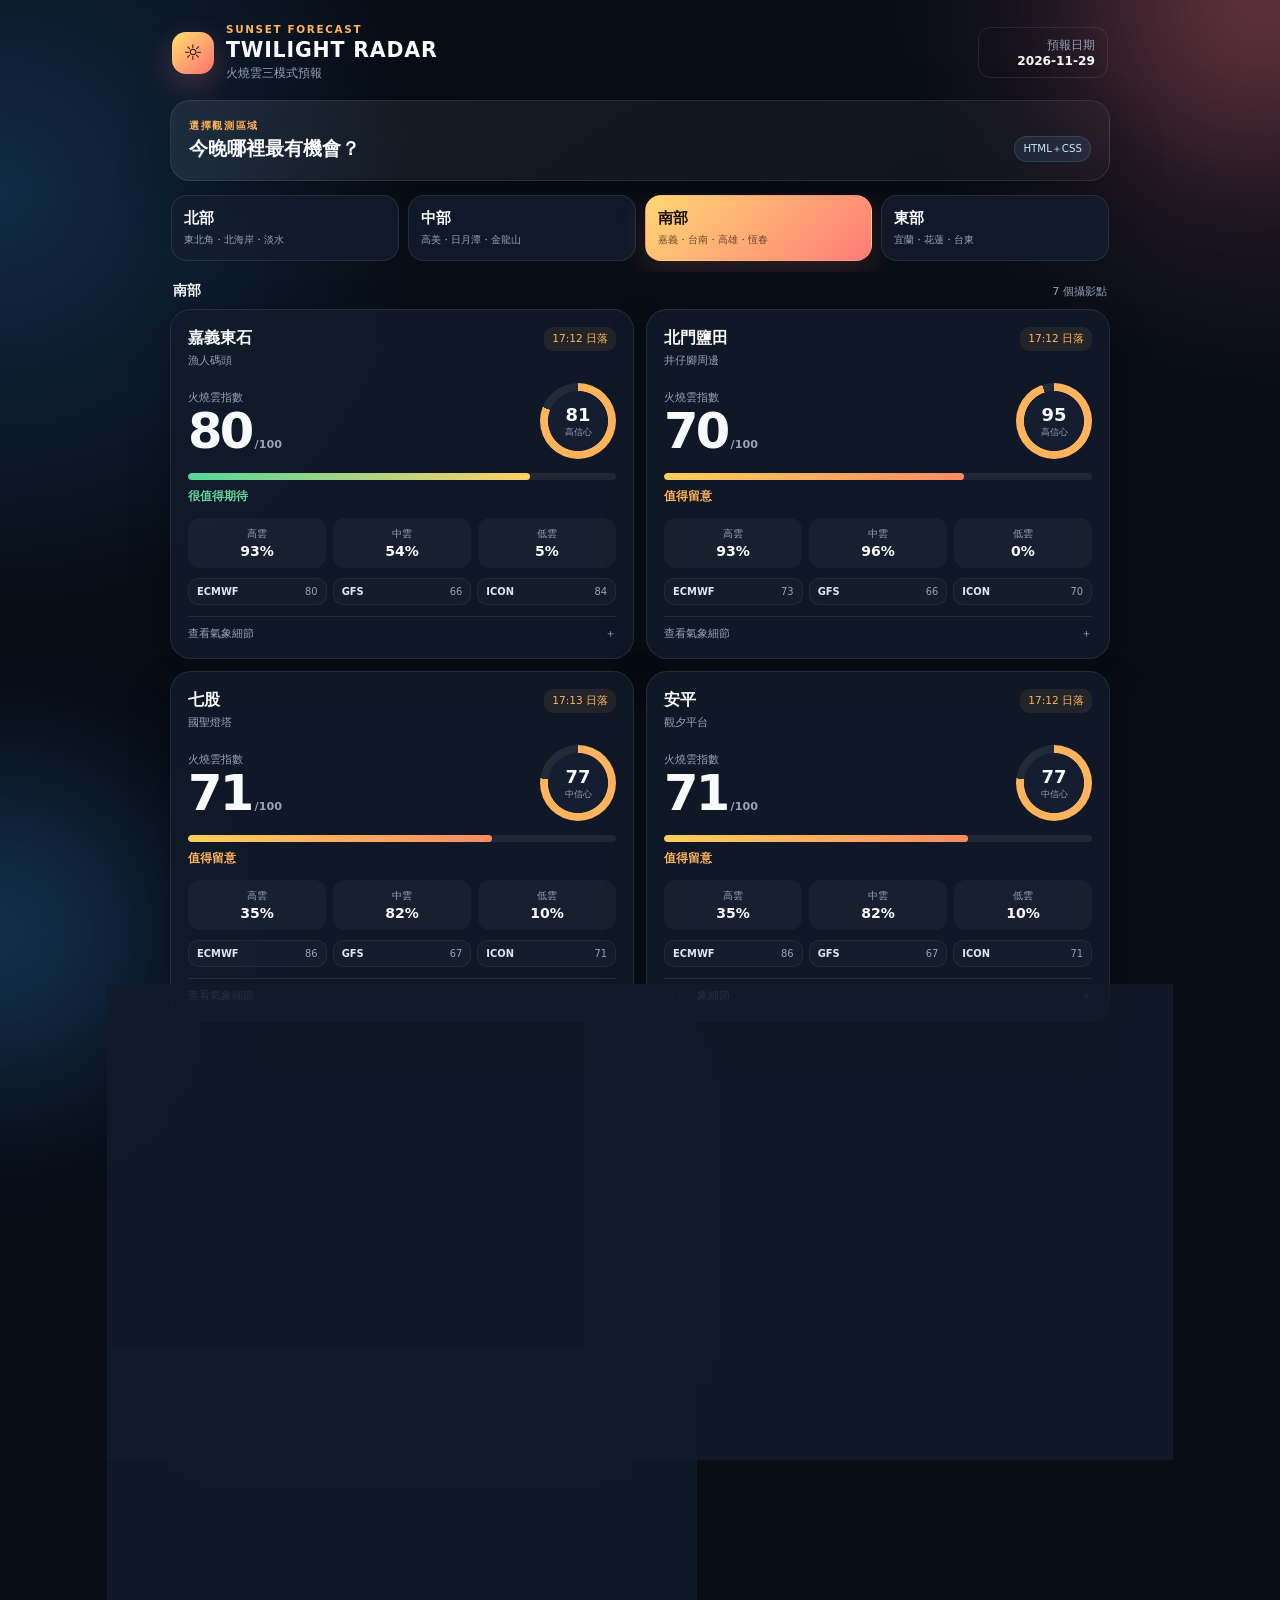
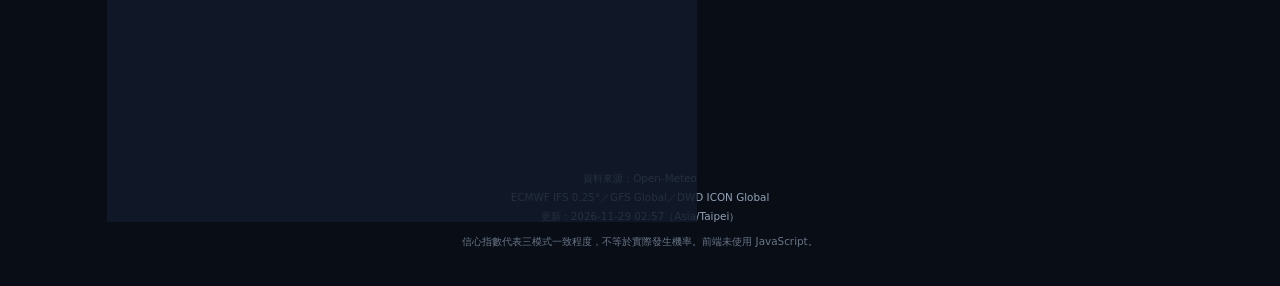
<file: index.html>
<!doctype html>
<html lang="zh-Hant">
<head>
  <meta charset="utf-8">
  <meta name="viewport" content="width=device-width, initial-scale=1, viewport-fit=cover">
  <meta http-equiv="refresh" content="3600">
  <meta name="theme-color" content="#0a101b">
  <title>TWILIGHT RADAR｜2026-11-29</title>
  <link rel="stylesheet" href="style.css">
</head>
<body>
  <div class="ambient ambient-one"></div>
  <div class="ambient ambient-two"></div>

  <main class="app">
    <header class="app-header">
      <div class="brand-mark" aria-hidden="true">☼</div>
      <div>
        <p class="eyebrow">SUNSET FORECAST</p>
        <h1>TWILIGHT RADAR</h1>
        <p class="subtitle">火燒雲三模式預報</p>
      </div>
      <div class="date-chip">
        <span>預報日期</span>
        <strong>2026-11-29</strong>
      </div>
    </header>

    <section class="intro-card">
      <div>
        <p class="intro-label">選擇觀測區域</p>
        <h2>今晚哪裡最有機會？</h2>
      </div>
      <span class="no-js">HTML＋CSS</span>
    </section>

    <section class="region-selector">
      <input class="region-radio" type="radio" name="region" id="region-north"><input class="region-radio" type="radio" name="region" id="region-central"><input class="region-radio" type="radio" name="region" id="region-south" checked><input class="region-radio" type="radio" name="region" id="region-east"><nav class="region-tabs" aria-label="選擇區域"><label for="region-north" class="region-tab region-tab-north"><strong>北部</strong><span>東北角・北海岸・淡水</span></label><label for="region-central" class="region-tab region-tab-central"><strong>中部</strong><span>高美・日月潭・金龍山</span></label><label for="region-south" class="region-tab region-tab-south"><strong>南部</strong><span>嘉義・台南・高雄・恆春</span></label><label for="region-east" class="region-tab region-tab-east"><strong>東部</strong><span>宜蘭・花蓮・台東</span></label></nav>
    </section>

    <section class="region-panel panel-north" aria-labelledby="region-north"><div class="panel-heading"><span>北部</span><p>3 個攝影點</p></div><div class="spot-list">
    <article class="spot-card">
      <div class="spot-head">
        <div>
          <h3>東北角</h3>
          <p>三貂角／鼻頭角</p>
        </div>
        <time>17:02 日落</time>
      </div>

      <div class="score-block">
        <div>
          <span class="score-label">火燒雲指數</span>
          <div class="score-value">63<small>/100</small></div>
        </div>
        <div class="confidence-badge" style="--confidence:84">
          <strong>84</strong>
          <span>高信心</span>
        </div>
      </div>

      <div class="score-track"><i class="fair" style="width:63%"></i></div>
      <p class="verdict fair">仍有機會</p>

      <div class="cloud-grid">
        <div><span>高雲</span><strong>78%</strong></div>
        <div><span>中雲</span><strong>0%</strong></div>
        <div><span>低雲</span><strong>61%</strong></div>
      </div>

      <div class="model-pills"><span class="model-pill"><b>ECMWF</b>48</span><span class="model-pill"><b>GFS</b>63</span><span class="model-pill"><b>ICON</b>74</span></div>

      <details>
        <summary>查看氣象細節</summary>
        <dl>
          <div><dt>降水</dt><dd>0.0 mm</dd></div>
          <div><dt>濕度</dt><dd>67%</dd></div>
          <div><dt>風速</dt><dd>17.0 km/h</dd></div>
        </dl>
      </details>
    </article>
    
    <article class="spot-card">
      <div class="spot-head">
        <div>
          <h3>北海岸</h3>
          <p>老梅／石門</p>
        </div>
        <time>17:03 日落</time>
      </div>

      <div class="score-block">
        <div>
          <span class="score-label">火燒雲指數</span>
          <div class="score-value">62<small>/100</small></div>
        </div>
        <div class="confidence-badge" style="--confidence:83">
          <strong>83</strong>
          <span>高信心</span>
        </div>
      </div>

      <div class="score-track"><i class="fair" style="width:62%"></i></div>
      <p class="verdict fair">仍有機會</p>

      <div class="cloud-grid">
        <div><span>高雲</span><strong>42%</strong></div>
        <div><span>中雲</span><strong>0%</strong></div>
        <div><span>低雲</span><strong>41%</strong></div>
      </div>

      <div class="model-pills"><span class="model-pill"><b>ECMWF</b>67</span><span class="model-pill"><b>GFS</b>62</span><span class="model-pill"><b>ICON</b>55</span></div>

      <details>
        <summary>查看氣象細節</summary>
        <dl>
          <div><dt>降水</dt><dd>0.0 mm</dd></div>
          <div><dt>濕度</dt><dd>64%</dd></div>
          <div><dt>風速</dt><dd>22.8 km/h</dd></div>
        </dl>
      </details>
    </article>
    
    <article class="spot-card">
      <div class="spot-head">
        <div>
          <h3>淡水</h3>
          <p>漁人碼頭／沙崙</p>
        </div>
        <time>17:04 日落</time>
      </div>

      <div class="score-block">
        <div>
          <span class="score-label">火燒雲指數</span>
          <div class="score-value">67<small>/100</small></div>
        </div>
        <div class="confidence-badge" style="--confidence:80">
          <strong>80</strong>
          <span>高信心</span>
        </div>
      </div>

      <div class="score-track"><i class="good" style="width:67%"></i></div>
      <p class="verdict good">值得留意</p>

      <div class="cloud-grid">
        <div><span>高雲</span><strong>28%</strong></div>
        <div><span>中雲</span><strong>0%</strong></div>
        <div><span>低雲</span><strong>2%</strong></div>
      </div>

      <div class="model-pills"><span class="model-pill"><b>ECMWF</b>67</span><span class="model-pill"><b>GFS</b>82</span><span class="model-pill"><b>ICON</b>61</span></div>

      <details>
        <summary>查看氣象細節</summary>
        <dl>
          <div><dt>降水</dt><dd>0.0 mm</dd></div>
          <div><dt>濕度</dt><dd>59%</dd></div>
          <div><dt>風速</dt><dd>21.6 km/h</dd></div>
        </dl>
      </details>
    </article>
    </div></section><section class="region-panel panel-central" aria-labelledby="region-central"><div class="panel-heading"><span>中部</span><p>3 個攝影點</p></div><div class="spot-list">
    <article class="spot-card">
      <div class="spot-head">
        <div>
          <h3>高美濕地</h3>
          <p>清水海線</p>
        </div>
        <time>17:09 日落</time>
      </div>

      <div class="score-block">
        <div>
          <span class="score-label">火燒雲指數</span>
          <div class="score-value">78<small>/100</small></div>
        </div>
        <div class="confidence-badge" style="--confidence:80">
          <strong>80</strong>
          <span>高信心</span>
        </div>
      </div>

      <div class="score-track"><i class="good" style="width:78%"></i></div>
      <p class="verdict good">值得留意</p>

      <div class="cloud-grid">
        <div><span>高雲</span><strong>98%</strong></div>
        <div><span>中雲</span><strong>23%</strong></div>
        <div><span>低雲</span><strong>0%</strong></div>
      </div>

      <div class="model-pills"><span class="model-pill"><b>ECMWF</b>78</span><span class="model-pill"><b>GFS</b>77</span><span class="model-pill"><b>ICON</b>79</span></div>

      <details>
        <summary>查看氣象細節</summary>
        <dl>
          <div><dt>降水</dt><dd>0.0 mm</dd></div>
          <div><dt>濕度</dt><dd>68%</dd></div>
          <div><dt>風速</dt><dd>6.4 km/h</dd></div>
        </dl>
      </details>
    </article>
    
    <article class="spot-card">
      <div class="spot-head">
        <div>
          <h3>日月潭</h3>
          <p>朝霧／出水口</p>
        </div>
        <time>17:08 日落</time>
      </div>

      <div class="score-block">
        <div>
          <span class="score-label">火燒雲指數</span>
          <div class="score-value">70<small>/100</small></div>
        </div>
        <div class="confidence-badge" style="--confidence:71">
          <strong>71</strong>
          <span>中信心</span>
        </div>
      </div>

      <div class="score-track"><i class="good" style="width:70%"></i></div>
      <p class="verdict good">值得留意</p>

      <div class="cloud-grid">
        <div><span>高雲</span><strong>84%</strong></div>
        <div><span>中雲</span><strong>91%</strong></div>
        <div><span>低雲</span><strong>17%</strong></div>
      </div>

      <div class="model-pills"><span class="model-pill"><b>ECMWF</b>70</span><span class="model-pill"><b>GFS</b>87</span><span class="model-pill"><b>ICON</b>60</span></div>

      <details>
        <summary>查看氣象細節</summary>
        <dl>
          <div><dt>降水</dt><dd>0.0 mm</dd></div>
          <div><dt>濕度</dt><dd>75%</dd></div>
          <div><dt>風速</dt><dd>0.6 km/h</dd></div>
        </dl>
      </details>
    </article>
    
    <article class="spot-card">
      <div class="spot-head">
        <div>
          <h3>魚池金龍山</h3>
          <p>日出與雲海視角</p>
        </div>
        <time>17:08 日落</time>
      </div>

      <div class="score-block">
        <div>
          <span class="score-label">火燒雲指數</span>
          <div class="score-value">81<small>/100</small></div>
        </div>
        <div class="confidence-badge" style="--confidence:72">
          <strong>72</strong>
          <span>中信心</span>
        </div>
      </div>

      <div class="score-track"><i class="excellent" style="width:81%"></i></div>
      <p class="verdict excellent">很值得期待</p>

      <div class="cloud-grid">
        <div><span>高雲</span><strong>84%</strong></div>
        <div><span>中雲</span><strong>76%</strong></div>
        <div><span>低雲</span><strong>0%</strong></div>
      </div>

      <div class="model-pills"><span class="model-pill"><b>ECMWF</b>86</span><span class="model-pill"><b>GFS</b>81</span><span class="model-pill"><b>ICON</b>60</span></div>

      <details>
        <summary>查看氣象細節</summary>
        <dl>
          <div><dt>降水</dt><dd>0.0 mm</dd></div>
          <div><dt>濕度</dt><dd>66%</dd></div>
          <div><dt>風速</dt><dd>3.5 km/h</dd></div>
        </dl>
      </details>
    </article>
    </div></section><section class="region-panel panel-south" aria-labelledby="region-south"><div class="panel-heading"><span>南部</span><p>7 個攝影點</p></div><div class="spot-list">
    <article class="spot-card">
      <div class="spot-head">
        <div>
          <h3>嘉義東石</h3>
          <p>漁人碼頭</p>
        </div>
        <time>17:12 日落</time>
      </div>

      <div class="score-block">
        <div>
          <span class="score-label">火燒雲指數</span>
          <div class="score-value">80<small>/100</small></div>
        </div>
        <div class="confidence-badge" style="--confidence:81">
          <strong>81</strong>
          <span>高信心</span>
        </div>
      </div>

      <div class="score-track"><i class="excellent" style="width:80%"></i></div>
      <p class="verdict excellent">很值得期待</p>

      <div class="cloud-grid">
        <div><span>高雲</span><strong>93%</strong></div>
        <div><span>中雲</span><strong>54%</strong></div>
        <div><span>低雲</span><strong>5%</strong></div>
      </div>

      <div class="model-pills"><span class="model-pill"><b>ECMWF</b>80</span><span class="model-pill"><b>GFS</b>66</span><span class="model-pill"><b>ICON</b>84</span></div>

      <details>
        <summary>查看氣象細節</summary>
        <dl>
          <div><dt>降水</dt><dd>0.0 mm</dd></div>
          <div><dt>濕度</dt><dd>56%</dd></div>
          <div><dt>風速</dt><dd>4.0 km/h</dd></div>
        </dl>
      </details>
    </article>
    
    <article class="spot-card">
      <div class="spot-head">
        <div>
          <h3>北門鹽田</h3>
          <p>井仔腳周邊</p>
        </div>
        <time>17:12 日落</time>
      </div>

      <div class="score-block">
        <div>
          <span class="score-label">火燒雲指數</span>
          <div class="score-value">70<small>/100</small></div>
        </div>
        <div class="confidence-badge" style="--confidence:95">
          <strong>95</strong>
          <span>高信心</span>
        </div>
      </div>

      <div class="score-track"><i class="good" style="width:70%"></i></div>
      <p class="verdict good">值得留意</p>

      <div class="cloud-grid">
        <div><span>高雲</span><strong>93%</strong></div>
        <div><span>中雲</span><strong>96%</strong></div>
        <div><span>低雲</span><strong>0%</strong></div>
      </div>

      <div class="model-pills"><span class="model-pill"><b>ECMWF</b>73</span><span class="model-pill"><b>GFS</b>66</span><span class="model-pill"><b>ICON</b>70</span></div>

      <details>
        <summary>查看氣象細節</summary>
        <dl>
          <div><dt>降水</dt><dd>0.0 mm</dd></div>
          <div><dt>濕度</dt><dd>61%</dd></div>
          <div><dt>風速</dt><dd>6.6 km/h</dd></div>
        </dl>
      </details>
    </article>
    
    <article class="spot-card">
      <div class="spot-head">
        <div>
          <h3>七股</h3>
          <p>國聖燈塔</p>
        </div>
        <time>17:13 日落</time>
      </div>

      <div class="score-block">
        <div>
          <span class="score-label">火燒雲指數</span>
          <div class="score-value">71<small>/100</small></div>
        </div>
        <div class="confidence-badge" style="--confidence:77">
          <strong>77</strong>
          <span>中信心</span>
        </div>
      </div>

      <div class="score-track"><i class="good" style="width:71%"></i></div>
      <p class="verdict good">值得留意</p>

      <div class="cloud-grid">
        <div><span>高雲</span><strong>35%</strong></div>
        <div><span>中雲</span><strong>82%</strong></div>
        <div><span>低雲</span><strong>10%</strong></div>
      </div>

      <div class="model-pills"><span class="model-pill"><b>ECMWF</b>86</span><span class="model-pill"><b>GFS</b>67</span><span class="model-pill"><b>ICON</b>71</span></div>

      <details>
        <summary>查看氣象細節</summary>
        <dl>
          <div><dt>降水</dt><dd>0.0 mm</dd></div>
          <div><dt>濕度</dt><dd>61%</dd></div>
          <div><dt>風速</dt><dd>6.8 km/h</dd></div>
        </dl>
      </details>
    </article>
    
    <article class="spot-card">
      <div class="spot-head">
        <div>
          <h3>安平</h3>
          <p>觀夕平台</p>
        </div>
        <time>17:12 日落</time>
      </div>

      <div class="score-block">
        <div>
          <span class="score-label">火燒雲指數</span>
          <div class="score-value">71<small>/100</small></div>
        </div>
        <div class="confidence-badge" style="--confidence:77">
          <strong>77</strong>
          <span>中信心</span>
        </div>
      </div>

      <div class="score-track"><i class="good" style="width:71%"></i></div>
      <p class="verdict good">值得留意</p>

      <div class="cloud-grid">
        <div><span>高雲</span><strong>35%</strong></div>
        <div><span>中雲</span><strong>82%</strong></div>
        <div><span>低雲</span><strong>10%</strong></div>
      </div>

      <div class="model-pills"><span class="model-pill"><b>ECMWF</b>86</span><span class="model-pill"><b>GFS</b>67</span><span class="model-pill"><b>ICON</b>71</span></div>

      <details>
        <summary>查看氣象細節</summary>
        <dl>
          <div><dt>降水</dt><dd>0.0 mm</dd></div>
          <div><dt>濕度</dt><dd>61%</dd></div>
          <div><dt>風速</dt><dd>6.8 km/h</dd></div>
        </dl>
      </details>
    </article>
    
    <article class="spot-card">
      <div class="spot-head">
        <div>
          <h3>左鎮二寮</h3>
          <p>低海拔雲海視角</p>
        </div>
        <time>17:12 日落</time>
      </div>

      <div class="score-block">
        <div>
          <span class="score-label">火燒雲指數</span>
          <div class="score-value">68<small>/100</small></div>
        </div>
        <div class="confidence-badge" style="--confidence:70">
          <strong>70</strong>
          <span>中信心</span>
        </div>
      </div>

      <div class="score-track"><i class="good" style="width:68%"></i></div>
      <p class="verdict good">值得留意</p>

      <div class="cloud-grid">
        <div><span>高雲</span><strong>100%</strong></div>
        <div><span>中雲</span><strong>97%</strong></div>
        <div><span>低雲</span><strong>0%</strong></div>
      </div>

      <div class="model-pills"><span class="model-pill"><b>ECMWF</b>85</span><span class="model-pill"><b>GFS</b>68</span><span class="model-pill"><b>ICON</b>66</span></div>

      <details>
        <summary>查看氣象細節</summary>
        <dl>
          <div><dt>降水</dt><dd>0.0 mm</dd></div>
          <div><dt>濕度</dt><dd>62%</dd></div>
          <div><dt>風速</dt><dd>11.9 km/h</dd></div>
        </dl>
      </details>
    </article>
    
    <article class="spot-card">
      <div class="spot-head">
        <div>
          <h3>西子灣</h3>
          <p>柴山海岸</p>
        </div>
        <time>17:13 日落</time>
      </div>

      <div class="score-block">
        <div>
          <span class="score-label">火燒雲指數</span>
          <div class="score-value">68<small>/100</small></div>
        </div>
        <div class="confidence-badge" style="--confidence:57">
          <strong>57</strong>
          <span>低信心</span>
        </div>
      </div>

      <div class="score-track"><i class="good" style="width:68%"></i></div>
      <p class="verdict good">值得留意</p>

      <div class="cloud-grid">
        <div><span>高雲</span><strong>100%</strong></div>
        <div><span>中雲</span><strong>93%</strong></div>
        <div><span>低雲</span><strong>2%</strong></div>
      </div>

      <div class="model-pills"><span class="model-pill"><b>ECMWF</b>80</span><span class="model-pill"><b>GFS</b>68</span><span class="model-pill"><b>ICON</b>41</span></div>

      <details>
        <summary>查看氣象細節</summary>
        <dl>
          <div><dt>降水</dt><dd>0.0 mm</dd></div>
          <div><dt>濕度</dt><dd>56%</dd></div>
          <div><dt>風速</dt><dd>12.5 km/h</dd></div>
        </dl>
      </details>
    </article>
    
    <article class="spot-card">
      <div class="spot-head">
        <div>
          <h3>恆春萬里桐</h3>
          <p>西海岸夕照</p>
        </div>
        <time>17:12 日落</time>
      </div>

      <div class="score-block">
        <div>
          <span class="score-label">火燒雲指數</span>
          <div class="score-value">45<small>/100</small></div>
        </div>
        <div class="confidence-badge" style="--confidence:71">
          <strong>71</strong>
          <span>中信心</span>
        </div>
      </div>

      <div class="score-track"><i class="low" style="width:45%"></i></div>
      <p class="verdict low">機會偏低</p>

      <div class="cloud-grid">
        <div><span>高雲</span><strong>3%</strong></div>
        <div><span>中雲</span><strong>100%</strong></div>
        <div><span>低雲</span><strong>26%</strong></div>
      </div>

      <div class="model-pills"><span class="model-pill"><b>ECMWF</b>69</span><span class="model-pill"><b>GFS</b>37</span><span class="model-pill"><b>ICON</b>45</span></div>

      <details>
        <summary>查看氣象細節</summary>
        <dl>
          <div><dt>降水</dt><dd>0.0 mm</dd></div>
          <div><dt>濕度</dt><dd>65%</dd></div>
          <div><dt>風速</dt><dd>38.0 km/h</dd></div>
        </dl>
      </details>
    </article>
    </div></section><section class="region-panel panel-east" aria-labelledby="region-east"><div class="panel-heading"><span>東部</span><p>5 個攝影點</p></div><div class="spot-list">
    <article class="spot-card">
      <div class="spot-head">
        <div>
          <h3>三仙台</h3>
          <p>成功海岸</p>
        </div>
        <time>17:07 日落</time>
      </div>

      <div class="score-block">
        <div>
          <span class="score-label">火燒雲指數</span>
          <div class="score-value">58<small>/100</small></div>
        </div>
        <div class="confidence-badge" style="--confidence:67">
          <strong>67</strong>
          <span>中信心</span>
        </div>
      </div>

      <div class="score-track"><i class="fair" style="width:58%"></i></div>
      <p class="verdict fair">仍有機會</p>

      <div class="cloud-grid">
        <div><span>高雲</span><strong>59%</strong></div>
        <div><span>中雲</span><strong>2%</strong></div>
        <div><span>低雲</span><strong>99%</strong></div>
      </div>

      <div class="model-pills"><span class="model-pill"><b>ECMWF</b>71</span><span class="model-pill"><b>GFS</b>58</span><span class="model-pill"><b>ICON</b>37</span></div>

      <details>
        <summary>查看氣象細節</summary>
        <dl>
          <div><dt>降水</dt><dd>0.0 mm</dd></div>
          <div><dt>濕度</dt><dd>69%</dd></div>
          <div><dt>風速</dt><dd>18.3 km/h</dd></div>
        </dl>
      </details>
    </article>
    
    <article class="spot-card">
      <div class="spot-head">
        <div>
          <h3>六十石山</h3>
          <p>富里山區</p>
        </div>
        <time>17:08 日落</time>
      </div>

      <div class="score-block">
        <div>
          <span class="score-label">火燒雲指數</span>
          <div class="score-value">62<small>/100</small></div>
        </div>
        <div class="confidence-badge" style="--confidence:63">
          <strong>63</strong>
          <span>中信心</span>
        </div>
      </div>

      <div class="score-track"><i class="fair" style="width:62%"></i></div>
      <p class="verdict fair">仍有機會</p>

      <div class="cloud-grid">
        <div><span>高雲</span><strong>70%</strong></div>
        <div><span>中雲</span><strong>2%</strong></div>
        <div><span>低雲</span><strong>66%</strong></div>
      </div>

      <div class="model-pills"><span class="model-pill"><b>ECMWF</b>76</span><span class="model-pill"><b>GFS</b>62</span><span class="model-pill"><b>ICON</b>41</span></div>

      <details>
        <summary>查看氣象細節</summary>
        <dl>
          <div><dt>降水</dt><dd>0.0 mm</dd></div>
          <div><dt>濕度</dt><dd>84%</dd></div>
          <div><dt>風速</dt><dd>6.1 km/h</dd></div>
        </dl>
      </details>
    </article>
    
    <article class="spot-card">
      <div class="spot-head">
        <div>
          <h3>石梯坪</h3>
          <p>豐濱海岸</p>
        </div>
        <time>17:06 日落</time>
      </div>

      <div class="score-block">
        <div>
          <span class="score-label">火燒雲指數</span>
          <div class="score-value">47<small>/100</small></div>
        </div>
        <div class="confidence-badge" style="--confidence:76">
          <strong>76</strong>
          <span>中信心</span>
        </div>
      </div>

      <div class="score-track"><i class="fair" style="width:47%"></i></div>
      <p class="verdict fair">仍有機會</p>

      <div class="cloud-grid">
        <div><span>高雲</span><strong>99%</strong></div>
        <div><span>中雲</span><strong>89%</strong></div>
        <div><span>低雲</span><strong>100%</strong></div>
      </div>

      <div class="model-pills"><span class="model-pill"><b>ECMWF</b>64</span><span class="model-pill"><b>GFS</b>46</span><span class="model-pill"><b>ICON</b>47</span></div>

      <details>
        <summary>查看氣象細節</summary>
        <dl>
          <div><dt>降水</dt><dd>0.0 mm</dd></div>
          <div><dt>濕度</dt><dd>67%</dd></div>
          <div><dt>風速</dt><dd>11.9 km/h</dd></div>
        </dl>
      </details>
    </article>
    
    <article class="spot-card">
      <div class="spot-head">
        <div>
          <h3>南方澳</h3>
          <p>蘇澳港灣</p>
        </div>
        <time>17:03 日落</time>
      </div>

      <div class="score-block">
        <div>
          <span class="score-label">火燒雲指數</span>
          <div class="score-value">62<small>/100</small></div>
        </div>
        <div class="confidence-badge" style="--confidence:79">
          <strong>79</strong>
          <span>中信心</span>
        </div>
      </div>

      <div class="score-track"><i class="fair" style="width:62%"></i></div>
      <p class="verdict fair">仍有機會</p>

      <div class="cloud-grid">
        <div><span>高雲</span><strong>88%</strong></div>
        <div><span>中雲</span><strong>43%</strong></div>
        <div><span>低雲</span><strong>86%</strong></div>
      </div>

      <div class="model-pills"><span class="model-pill"><b>ECMWF</b>62</span><span class="model-pill"><b>GFS</b>52</span><span class="model-pill"><b>ICON</b>70</span></div>

      <details>
        <summary>查看氣象細節</summary>
        <dl>
          <div><dt>降水</dt><dd>0.0 mm</dd></div>
          <div><dt>濕度</dt><dd>78%</dd></div>
          <div><dt>風速</dt><dd>5.2 km/h</dd></div>
        </dl>
      </details>
    </article>
    
    <article class="spot-card">
      <div class="spot-head">
        <div>
          <h3>頭城</h3>
          <p>外澳／龜山島</p>
        </div>
        <time>17:03 日落</time>
      </div>

      <div class="score-block">
        <div>
          <span class="score-label">火燒雲指數</span>
          <div class="score-value">67<small>/100</small></div>
        </div>
        <div class="confidence-badge" style="--confidence:80">
          <strong>80</strong>
          <span>中信心</span>
        </div>
      </div>

      <div class="score-track"><i class="good" style="width:67%"></i></div>
      <p class="verdict good">值得留意</p>

      <div class="cloud-grid">
        <div><span>高雲</span><strong>78%</strong></div>
        <div><span>中雲</span><strong>2%</strong></div>
        <div><span>低雲</span><strong>41%</strong></div>
      </div>

      <div class="model-pills"><span class="model-pill"><b>ECMWF</b>67</span><span class="model-pill"><b>GFS</b>47</span><span class="model-pill"><b>ICON</b>72</span></div>

      <details>
        <summary>查看氣象細節</summary>
        <dl>
          <div><dt>降水</dt><dd>0.0 mm</dd></div>
          <div><dt>濕度</dt><dd>60%</dd></div>
          <div><dt>風速</dt><dd>4.4 km/h</dd></div>
        </dl>
      </details>
    </article>
    </div></section>

    <footer>
      <p>資料來源：Open-Meteo</p>
      <p>ECMWF IFS 0.25°／GFS Global／DWD ICON Global</p>
      <p>更新：2026-11-29 02:57（Asia/Taipei）</p>
      <p class="fine-print">信心指數代表三模式一致程度，不等於實際發生機率。前端未使用 JavaScript。</p>
    </footer>
  </main>
</body>
</html>
</file>
<file: style.css>
:root {
  color-scheme: dark;
  --bg: #080d16;
  --surface: rgba(18, 27, 43, .86);
  --surface-strong: #141e30;
  --line: rgba(255, 255, 255, .09);
  --text: #f8fafc;
  --muted: #94a3b8;
  --orange: #ffb35c;
  --red: #ff6577;
  --blue: #68b7ff;
  --green: #65d39f;
}

* { box-sizing: border-box; }
html { scroll-behavior: smooth; }

body {
  margin: 0;
  min-width: 320px;
  min-height: 100vh;
  overflow-x: hidden;
  font-family: system-ui, -apple-system, BlinkMacSystemFont, "Segoe UI",
    "Noto Sans TC", sans-serif;
  color: var(--text);
  background:
    radial-gradient(circle at 100% 0, #34202d 0, transparent 24rem),
    radial-gradient(circle at 0 12rem, #112a45 0, transparent 26rem),
    var(--bg);
}

.ambient {
  position: fixed;
  pointer-events: none;
  filter: blur(70px);
  opacity: .22;
  border-radius: 50%;
}
.ambient-one { width: 18rem; height: 18rem; top: -9rem; right: -7rem; background: #ff6f73; }
.ambient-two { width: 20rem; height: 20rem; bottom: -12rem; left: -10rem; background: #3a9eff; }

.app {
  position: relative;
  width: min(100% - 24px, 560px);
  margin: auto;
  padding:
    max(18px, env(safe-area-inset-top))
    0
    max(28px, env(safe-area-inset-bottom));
}

.app-header {
  display: grid;
  grid-template-columns: auto 1fr;
  align-items: center;
  gap: 12px;
  padding: 5px 2px 18px;
}

.brand-mark {
  width: 42px;
  height: 42px;
  display: grid;
  place-items: center;
  border-radius: 14px;
  color: #1d1306;
  font-size: 1.35rem;
  background: linear-gradient(135deg, #ffe16c, #ff6f73);
  box-shadow: 0 10px 30px rgba(255,111,115,.25);
}

.eyebrow, .intro-label {
  margin: 0 0 3px;
  color: var(--orange);
  font-size: .65rem;
  font-weight: 800;
  letter-spacing: .16em;
}

h1 { margin: 0; font-size: 1.28rem; letter-spacing: .04em; }
.subtitle { margin: 3px 0 0; color: var(--muted); font-size: .75rem; }

.date-chip {
  grid-column: 1 / -1;
  display: flex;
  justify-content: space-between;
  padding: 9px 12px;
  border: 1px solid var(--line);
  border-radius: 12px;
  color: var(--muted);
  background: rgba(255,255,255,.035);
  font-size: .76rem;
}
.date-chip strong { color: var(--text); }

.intro-card {
  display: flex;
  justify-content: space-between;
  align-items: end;
  gap: 12px;
  margin-bottom: 12px;
  padding: 18px;
  border: 1px solid var(--line);
  border-radius: 20px;
  background: linear-gradient(145deg, rgba(255,255,255,.07), rgba(255,255,255,.025));
  box-shadow: 0 18px 55px rgba(0,0,0,.22);
}
.intro-card h2 { margin: 0; font-size: 1.2rem; }
.no-js {
  flex: 0 0 auto;
  padding: 5px 8px;
  border-radius: 999px;
  color: #cde8ff;
  background: rgba(104,183,255,.1);
  border: 1px solid rgba(104,183,255,.18);
  font-size: .64rem;
}

.region-radio {
  position: absolute;
  inline-size: 1px;
  block-size: 1px;
  opacity: 0;
  pointer-events: none;
}

.region-tabs {
  display: grid;
  grid-auto-flow: column;
  grid-auto-columns: minmax(118px, 1fr);
  gap: 9px;
  overflow-x: auto;
  padding: 2px 1px 11px;
  scrollbar-width: none;
  scroll-snap-type: x proximity;
}
.region-tabs::-webkit-scrollbar { display: none; }

.region-tab {
  scroll-snap-align: start;
  min-height: 66px;
  padding: 12px;
  border: 1px solid var(--line);
  border-radius: 16px;
  cursor: pointer;
  user-select: none;
  background: rgba(20,30,48,.75);
  transition: transform .18s ease, border-color .18s ease, background .18s ease;
}
.region-tab:active { transform: scale(.97); }
.region-tab strong { display: block; font-size: .96rem; }
.region-tab span {
  display: block;
  margin-top: 4px;
  color: var(--muted);
  font-size: .64rem;
  line-height: 1.3;
}

#region-north:checked ~ .region-tabs .region-tab-north,
#region-central:checked ~ .region-tabs .region-tab-central,
#region-south:checked ~ .region-tabs .region-tab-south,
#region-east:checked ~ .region-tabs .region-tab-east {
  color: #181006;
  border-color: transparent;
  background: linear-gradient(135deg, #ffd773, #ff7c78);
  box-shadow: 0 10px 30px rgba(255,124,120,.16);
}
#region-north:checked ~ .region-tabs .region-tab-north span,
#region-central:checked ~ .region-tabs .region-tab-central span,
#region-south:checked ~ .region-tabs .region-tab-south span,
#region-east:checked ~ .region-tabs .region-tab-east span {
  color: rgba(24,16,6,.65);
}

.region-panel { display: none; }
.region-selector:has(#region-north:checked) ~ .panel-north,
.region-selector:has(#region-central:checked) ~ .panel-central,
.region-selector:has(#region-south:checked) ~ .panel-south,
.region-selector:has(#region-east:checked) ~ .panel-east { display: block; }

/* Fallback for browsers without :has(): all panels remain usable as a vertical page. */
@supports not selector(:has(*)) {
  .region-panel { display: block; margin-top: 20px; }
}

.panel-heading {
  display: flex;
  align-items: baseline;
  justify-content: space-between;
  margin: 10px 3px 9px;
}
.panel-heading span { font-size: .86rem; font-weight: 800; }
.panel-heading p { margin: 0; color: var(--muted); font-size: .7rem; }

.spot-list { display: grid; gap: 12px; }

.spot-card {
  border: 1px solid var(--line);
  border-radius: 21px;
  padding: 17px;
  background: var(--surface);
  box-shadow: 0 14px 42px rgba(0,0,0,.22);
  backdrop-filter: blur(16px);
}

.spot-head {
  display: flex;
  justify-content: space-between;
  align-items: start;
  gap: 12px;
}
.spot-head h3 { margin: 0; font-size: 1.02rem; }
.spot-head p { margin: 4px 0 0; color: var(--muted); font-size: .7rem; }
.spot-head time {
  flex: 0 0 auto;
  padding: 5px 8px;
  border-radius: 9px;
  color: var(--orange);
  background: rgba(255,179,92,.08);
  font-size: .66rem;
}

.score-block {
  display: flex;
  justify-content: space-between;
  align-items: center;
  margin-top: 15px;
}
.score-label { color: var(--muted); font-size: .68rem; }
.score-value {
  margin-top: 2px;
  font-size: 3.1rem;
  font-weight: 850;
  line-height: 1;
  letter-spacing: -.055em;
}
.score-value small { margin-left: 3px; color: var(--muted); font-size: .7rem; letter-spacing: 0; }

.confidence-badge {
  --confidence: 0;
  width: 76px;
  aspect-ratio: 1;
  display: grid;
  place-content: center;
  text-align: center;
  border-radius: 50%;
  background:
    radial-gradient(circle closest-side, var(--surface-strong) 78%, transparent 80%),
    conic-gradient(var(--orange) calc(var(--confidence) * 1%), rgba(255,255,255,.08) 0);
}
.confidence-badge strong { display: block; font-size: 1.12rem; }
.confidence-badge span { display: block; margin-top: 1px; color: var(--muted); font-size: .58rem; }

.score-track {
  height: 7px;
  overflow: hidden;
  margin-top: 14px;
  border-radius: 999px;
  background: rgba(255,255,255,.07);
}
.score-track i { display: block; height: 100%; border-radius: inherit; }
.score-track .excellent { background: linear-gradient(90deg, #54d79a, #ffd166); }
.score-track .good { background: linear-gradient(90deg, #ffcf5a, #ff8b63); }
.score-track .fair { background: linear-gradient(90deg, #61b9ff, #aa83ff); }
.score-track .low { background: linear-gradient(90deg, #68758a, #bd7182); }

.verdict {
  display: inline-block;
  margin: 9px 0 0;
  font-size: .72rem;
  font-weight: 800;
}
.verdict.excellent { color: var(--green); }
.verdict.good { color: var(--orange); }
.verdict.fair { color: var(--blue); }
.verdict.low { color: #d28b99; }

.cloud-grid {
  display: grid;
  grid-template-columns: repeat(3, 1fr);
  gap: 7px;
  margin-top: 14px;
}
.cloud-grid div {
  padding: 9px;
  border-radius: 12px;
  text-align: center;
  background: rgba(255,255,255,.035);
}
.cloud-grid span { display: block; color: var(--muted); font-size: .62rem; }
.cloud-grid strong { display: block; margin-top: 2px; font-size: .88rem; }

.model-pills {
  display: flex;
  gap: 6px;
  margin-top: 10px;
}
.model-pill {
  flex: 1;
  display: flex;
  justify-content: space-between;
  gap: 4px;
  padding: 7px 8px;
  border: 1px solid rgba(255,255,255,.055);
  border-radius: 10px;
  color: var(--muted);
  background: rgba(255,255,255,.025);
  font-size: .62rem;
}
.model-pill b { color: #dce5f1; }

details {
  margin-top: 11px;
  border-top: 1px solid var(--line);
  padding-top: 10px;
}
summary {
  color: var(--muted);
  cursor: pointer;
  list-style: none;
  font-size: .68rem;
}
summary::-webkit-details-marker { display: none; }
summary::after { content: "＋"; float: right; }
details[open] summary::after { content: "－"; }

dl {
  display: grid;
  grid-template-columns: repeat(2, 1fr);
  gap: 7px;
  margin: 10px 0 0;
}
dl div {
  display: flex;
  justify-content: space-between;
  padding: 8px;
  border-radius: 9px;
  background: rgba(255,255,255,.025);
  font-size: .64rem;
}
dt { color: var(--muted); }
dd { margin: 0; font-weight: 700; }

.unavailable { opacity: .72; }
.muted { color: var(--muted); font-size: .72rem; line-height: 1.6; }

footer {
  padding: 23px 4px 5px;
  color: var(--muted);
  text-align: center;
  font-size: .65rem;
  line-height: 1.65;
}
footer p { margin: 2px 0; }
.fine-print { margin-top: 8px; opacity: .7; }

@media (min-width: 620px) {
  .app { width: min(100% - 40px, 940px); }
  .app-header { grid-template-columns: auto 1fr auto; }
  .date-chip {
    grid-column: auto;
    display: block;
    min-width: 130px;
    text-align: right;
    background: transparent;
  }
  .date-chip span, .date-chip strong { display: block; }
  .spot-list { grid-template-columns: repeat(2, minmax(0, 1fr)); }
}

@media (prefers-reduced-motion: reduce) {
  * { scroll-behavior: auto !important; transition: none !important; }
}
</file>
